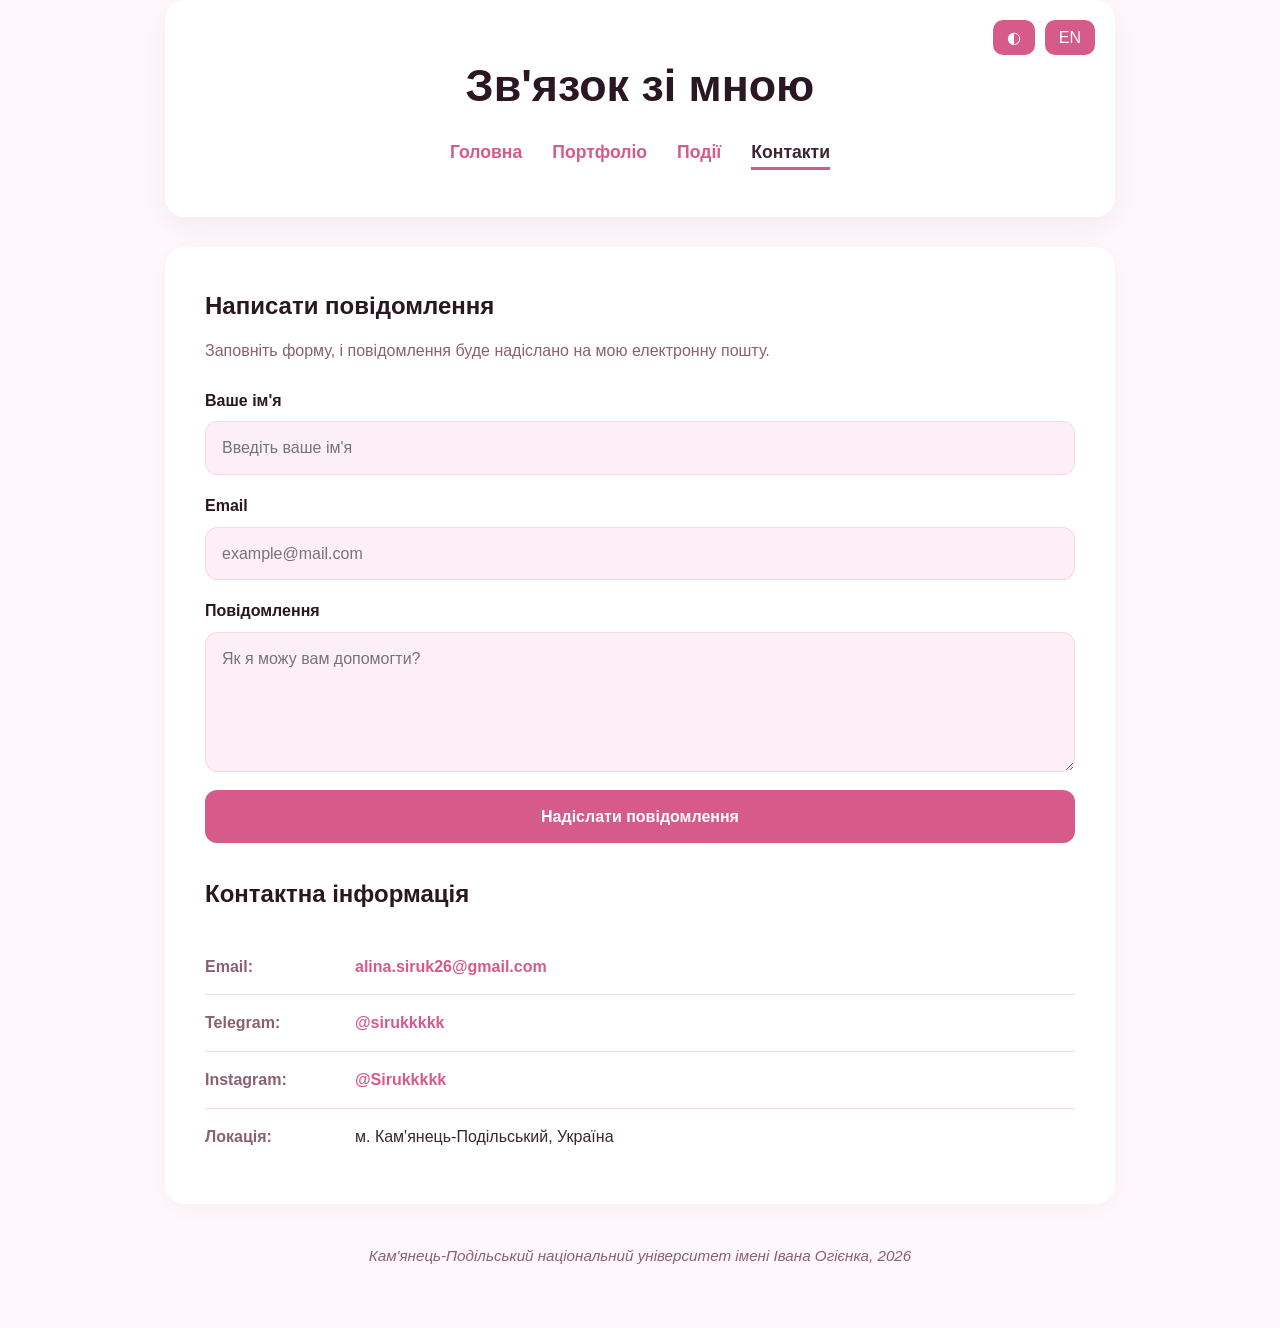
<file: contacts.html>
<!DOCTYPE html>
<html lang="uk">
<head>
    <meta charset="UTF-8">
    <meta name="viewport" content="width=device-width, initial-scale=1.0">
    <title>Контакти - Сірук Аліна</title>
    <meta name="description" content="Контактна інформація Сірук Аліни: email, Telegram та місце навчання для зв'язку щодо навчальних і вебпроєктів.">
    <meta property="og:type" content="website">
    <meta property="og:locale" content="uk_UA">
    <meta property="og:site_name" content="Сірук Аліна">
    <meta property="og:title" content="Контакти - Сірук Аліна">
    <meta property="og:description" content="Контактна інформація Сірук Аліни: email, Telegram та місце навчання для зв'язку щодо навчальних і вебпроєктів.">
    <meta property="og:image" content="alina.jpg">
    <meta property="og:image:type" content="image/jpeg">
    <meta property="og:image:width" content="1063">
    <meta property="og:image:height" content="1280">
    <meta property="og:image:alt" content="Фото Сірук Аліни">
    <meta name="twitter:card" content="summary_large_image">
    <meta name="twitter:title" content="Контакти - Сірук Аліна">
    <meta name="twitter:description" content="Контактна інформація Сірук Аліни: email, Telegram та місце навчання для зв'язку щодо навчальних і вебпроєктів.">
    <meta name="twitter:image" content="alina.jpg">
    <meta name="twitter:image:alt" content="Фото Сірук Аліни">
    <style>
        body { 
            font-family: 'Inter', -apple-system, BlinkMacSystemFont, "Segoe UI", Roboto, sans-serif; 
            line-height: 1.6; 
            color: var(--text-color, #3b2631); 
            max-width: 950px; 
            margin: 0 auto; 
            padding: 0 20px 20px; 
            background-color: var(--bg-color, #fff7fb); 
            transition: background-color 0.3s, color 0.3s;
        }
        header { 
            position: sticky;
            top: 0;
            z-index: 1000;
            background: var(--card-bg, #fff); 
            padding: 50px 35px 35px; 
            border-radius: 20px; 
            box-shadow: 0 10px 30px rgba(0,0,0,0.05); 
            margin-bottom: 30px; 
            text-align: center; 
        }
        .controls {
            position: absolute;
            top: 20px;
            right: 20px;
            display: flex;
            gap: 10px;
        }
        .btn {
            background-color: var(--accent-color, #d65a8a);
            border: none;
            color: white;
            padding: 8px 14px;
            border-radius: 10px;
            cursor: pointer;
            font-size: 1rem;
            transition: transform 0.2s ease, background-color 0.2s ease;
        }
        .btn:hover { transform: translateY(-1px); background-color: var(--accent-hover, #bf4776); }
        header h1 { 
            margin: 0 0 15px 0; 
            color: var(--title-color, #2a1721); 
            font-size: 2.8rem; 
            font-weight: 800; 
            transition: color 0.5s ease, letter-spacing 0.5s ease;
        }
        nav ul { list-style: none; padding: 0; display: flex; justify-content: center; gap: 30px; }
        nav a { text-decoration: none; color: var(--accent-color, #d65a8a); font-weight: 600; font-size: 1.1rem; transition: 0.3s; }
        nav a:hover { color: var(--accent-hover, #bf4776); }
        nav a[aria-current="page"] { color: var(--text-color, #3b2631); border-bottom: 3px solid var(--accent-color, #d65a8a); padding-bottom: 5px; }

        .controls {
            display: flex;
            justify-content: center;
            gap: 10px;
            margin-bottom: 20px;
        }
        .btn {
            background-color: var(--accent-color, #d65a8a);
            border: none;
            color: white;
            padding: 8px 14px;
            border-radius: 10px;
            cursor: pointer;
            font-size: 1rem;
            transition: transform 0.2s ease, background-color 0.2s ease;
        }
        .btn:hover { transform: translateY(-1px); background-color: var(--accent-hover, #bf4776); }
        
        main { 
            background: var(--card-bg, #fff); 
            padding: 40px; 
            border-radius: 20px; 
            box-shadow: 0 5px 20px rgba(0,0,0,0.03); 
        }
        h2 { color: var(--title-color, #2a1721); margin-top: 0; margin-bottom: 25px; font-weight: 700; }
        .contact-form {
            display: grid;
            gap: 18px;
            margin-bottom: 32px;
        }
        .form-field {
            display: grid;
            gap: 8px;
        }
        .form-field label {
            color: var(--title-color, #2a1721);
            font-weight: 700;
        }
        .form-field input,
        .form-field textarea {
            width: 100%;
            box-sizing: border-box;
            border: 1px solid var(--item-hover, #f8d7e8);
            border-radius: 12px;
            background: var(--item-bg, #fdeff6);
            color: var(--text-color, #3b2631);
            font: inherit;
            padding: 13px 16px;
            outline: none;
            transition: border-color 0.3s ease, box-shadow 0.3s ease;
        }
        .form-field textarea {
            min-height: 140px;
            resize: vertical;
        }
        .form-field input:focus,
        .form-field textarea:focus {
            border-color: var(--accent-color, #d65a8a);
            box-shadow: 0 0 0 4px rgba(214, 90, 138, 0.14);
        }
        .submit-button {
            width: 100%;
            border: none;
            border-radius: 12px;
            background: var(--accent-color, #d65a8a);
            color: #fff;
            cursor: pointer;
            font: inherit;
            font-weight: 700;
            padding: 14px 20px;
            transition: background-color 0.3s ease, transform 0.3s ease;
        }
        .submit-button:hover {
            background: var(--accent-hover, #bf4776);
            transform: translateY(-1px);
        }
        .contact-subtitle {
            color: var(--muted-color, #8b6072);
            margin: -12px 0 24px 0;
        }
        .contact-list { list-style: none; padding: 0; margin: 0; }
        .contact-item { 
            padding: 15px 0; 
            border-bottom: 1px solid var(--item-hover, #eee); 
            display: flex; 
            align-items: center; 
        }
        .contact-item:last-child { border-bottom: none; }
        .contact-label { font-weight: 700; width: 150px; color: var(--muted-color, #8b6072); }
        .contact-value { color: var(--text-color, #3b2631); }
        .contact-value a { color: var(--accent-color, #d65a8a); text-decoration: none; font-weight: 600; }
        .contact-value a:hover { text-decoration: underline; }
        .form-feedback {
            margin-top: 20px;
            padding: 16px 18px;
            border-radius: 14px;
            font-weight: 600;
            display: none;
        }
        .form-feedback.success {
            background: #dff3e0;
            color: #0f5f2f;
            border: 1px solid #9ad8a3;
        }
        .form-feedback.error {
            background: #ffe5e5;
            color: #7a1d1d;
            border: 1px solid #f19e9e;
        }
        footer { text-align: center; padding: 40px; color: var(--muted-color, #8b6072); font-size: 0.95rem; }

        @media (max-width: 760px) {
            body { padding: 0 15px 15px; }
            header { padding: 40px 18px 25px; }
            .controls { position: static; justify-content: flex-end; margin-bottom: 15px; top: auto; right: auto; }
            header h1 { font-size: 2.2rem; }
            nav ul { flex-wrap: wrap; gap: 12px; justify-content: center; }
            nav a { font-size: 1rem; }
            .btn { padding: 8px 12px; font-size: 0.95rem; }
            main { padding: 25px; }
            .contact-form { gap: 14px; }
            .form-field input, .form-field textarea { padding: 12px 14px; }
            .submit-button { padding: 12px 16px; }
            .contact-list { gap: 12px; }
            footer { padding: 25px 10px; }
        }
    </style>
</head>
<body>
    <header>
        <div class="controls">
            <button class="btn" id="theme-toggle" data-i18n-title="themeToggleTitle" title="Змінити тему">◐</button>
            <button class="btn" id="lang-toggle" data-i18n="langToggleLabel" data-i18n-title="langToggleTitle" title="Переключити мову">EN</button>
        </div>
        <h1 class="main-title" data-i18n="contactsPageTitle">Зв'язок зі мною</h1>
        <nav role="navigation">
            <ul>
                <li><a href="index.html" data-i18n="navHome">Головна</a></li>
                <li><a href="portfolio.html" data-i18n="navPortfolio">Портфоліо</a></li>
                <li><a href="events.html" data-i18n="navEvents">Події</a></li>
                <li><a href="contacts.html" aria-current="page" data-i18n="navContacts">Контакти</a></li>
            </ul>
        </nav>
    </header>
    <main>
        <h2 data-i18n="contactFormTitle">Написати повідомлення</h2>
        <p class="contact-subtitle" data-i18n="contactSubtitle">Заповніть форму, і повідомлення буде надіслано на мою електронну пошту.</p>
        <form id="contact-form" class="contact-form" action="https://formsubmit.co/alina.siruk26@gmail.com" method="POST" accept-charset="UTF-8">
            <input type="hidden" name="_subject" value="Нове повідомлення із сайту-портфоліо">
            <input type="hidden" name="_template" value="table">
            <input type="hidden" name="_captcha" value="false">
            <input type="text" name="_honey" style="display:none">

            <div class="form-field">
                <label for="contact-name" data-i18n="contactNameLabel">Ваше ім'я</label>
                <input id="contact-name" type="text" name="name" data-i18n-placeholder="contactNamePlaceholder" placeholder="Введіть ваше ім'я" required>
            </div>

            <div class="form-field">
                <label for="contact-email" data-i18n="contactEmailLabel">Email</label>
                <input id="contact-email" type="email" name="email" data-i18n-placeholder="contactEmailPlaceholder" placeholder="example@mail.com" required>
            </div>

            <div class="form-field">
                <label for="contact-message" data-i18n="contactMessageLabel">Повідомлення</label>
                <textarea id="contact-message" name="message" data-i18n-placeholder="contactMessagePlaceholder" placeholder="Як я можу вам допомогти?" required></textarea>
            </div>

            <button class="submit-button" type="submit" data-i18n="contactSubmit">Надіслати повідомлення</button>
        </form>
        <div id="form-feedback" class="form-feedback" aria-live="polite"></div>

        <h2 data-i18n="contactSectionTitle">Контактна інформація</h2>
        <ul class="contact-list">
            <li class="contact-item">
                <span class="contact-label" data-i18n="contactEmailLabelShort">Email:</span>
                <span class="contact-value"><a href="mailto:alina.siruk26@gmail.com">alina.siruk26@gmail.com</a></span>
            </li>
            <li class="contact-item">
                <span class="contact-label" data-i18n="contactTelegramLabel">Telegram:</span>
                <span class="contact-value"><a href="https://t.me/sirukkkkk" target="_blank">@sirukkkkk</a></span>
            </li>
            <li class="contact-item">
                <span class="contact-label" data-i18n="contactInstagramLabel">Instagram:</span>
                <span class="contact-value"><a href="https://instagram.com/Sirukkkkk" target="_blank">@Sirukkkkk</a></span>
            </li>
            <li class="contact-item">
                <span class="contact-label" data-i18n="contactLocationLabel">Локація:</span>
                <span class="contact-value" data-i18n="contactLocationValue">м. Кам'янець-Подільський, Україна</span>
            </li>
        </ul>
    </main>
    <footer>
        <address data-i18n="footerCredit">Кам'янець-Подільський національний університет імені Івана Огієнка, 2026</address>
    </footer>

    <script src="script.js"></script>
</body>
</html>
</file>
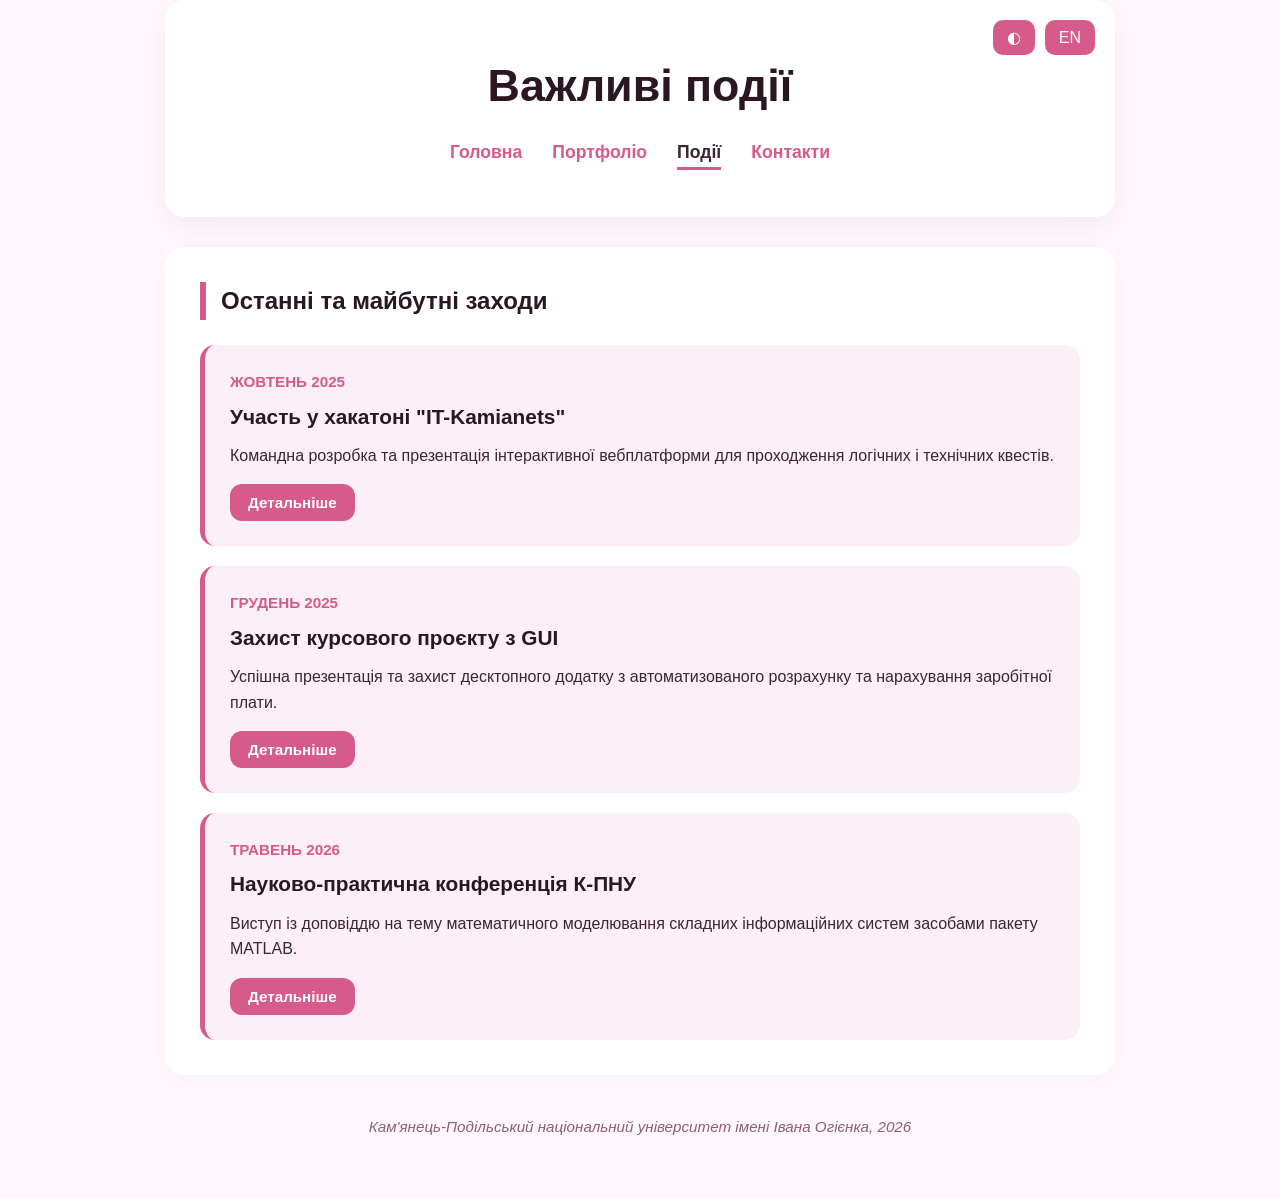
<file: events.html>
<!DOCTYPE html>
<html lang="uk">
<head>
    <meta charset="UTF-8">
    <meta name="viewport" content="width=device-width, initial-scale=1.0">
    <title>Події - Сірук Аліна</title>
    <meta name="description" content="Події та активності Сірук Аліни: участь у хакатонах, захист навчальних проєктів і науково-практичні конференції.">
    <meta property="og:type" content="website">
    <meta property="og:locale" content="uk_UA">
    <meta property="og:site_name" content="Сірук Аліна">
    <meta property="og:title" content="Події - Сірук Аліна">
    <meta property="og:description" content="Події та активності Сірук Аліни: участь у хакатонах, захист навчальних проєктів і науково-практичні конференції.">
    <meta property="og:image" content="alina.jpg">
    <meta property="og:image:type" content="image/jpeg">
    <meta property="og:image:width" content="1063">
    <meta property="og:image:height" content="1280">
    <meta property="og:image:alt" content="Фото Сірук Аліни">
    <meta name="twitter:card" content="summary_large_image">
    <meta name="twitter:title" content="Події - Сірук Аліна">
    <meta name="twitter:description" content="Події та активності Сірук Аліни: участь у хакатонах, захист навчальних проєктів і науково-практичні конференції.">
    <meta name="twitter:image" content="alina.jpg">
    <meta name="twitter:image:alt" content="Фото Сірук Аліни">
    <style>
        body { 
            font-family: 'Inter', -apple-system, BlinkMacSystemFont, "Segoe UI", Roboto, sans-serif; 
            line-height: 1.6; 
            color: var(--text-color, #3b2631); 
            max-width: 950px; 
            margin: 0 auto; 
            padding: 0 20px 20px; 
            background-color: var(--bg-color, #fff7fb); 
            transition: background-color 0.3s, color 0.3s;
        }
        header { 
            position: sticky;
            top: 0;
            z-index: 1000;
            background: var(--card-bg, #fff); 
            padding: 50px 35px 35px; 
            border-radius: 20px; 
            box-shadow: 0 10px 30px rgba(0,0,0,0.05); 
            margin-bottom: 30px; 
            text-align: center; 
        }
        .controls {
            position: absolute;
            top: 20px;
            right: 20px;
            display: flex;
            gap: 10px;
        }
        .btn {
            background-color: var(--accent-color, #d65a8a);
            border: none;
            color: white;
            padding: 8px 14px;
            border-radius: 10px;
            cursor: pointer;
            font-size: 1rem;
            transition: transform 0.2s ease, background-color 0.2s ease;
        }
        .btn:hover { transform: translateY(-1px); background-color: var(--accent-hover, #bf4776); }
        header h1 { 
            margin: 0 0 15px 0; 
            color: var(--title-color, #2a1721); 
            font-size: 2.8rem; 
            font-weight: 800; 
            transition: color 0.5s ease;
        }
        nav ul { list-style: none; padding: 0; display: flex; justify-content: center; gap: 30px; }
        nav a { text-decoration: none; color: var(--accent-color, #d65a8a); font-weight: 600; font-size: 1.1rem; transition: 0.3s; }
        nav a:hover { color: var(--accent-hover, #bf4776); }
        nav a[aria-current="page"] { color: var(--text-color, #3b2631); border-bottom: 3px solid var(--accent-color, #d65a8a); padding-bottom: 5px; }

        .controls {
            display: flex;
            justify-content: center;
            gap: 10px;
            margin-bottom: 20px;
        }
        .btn {
            background-color: var(--accent-color, #d65a8a);
            border: none;
            color: white;
            padding: 8px 14px;
            border-radius: 10px;
            cursor: pointer;
            font-size: 1rem;
            transition: transform 0.2s ease, background-color 0.2s ease;
        }
        .btn:hover { transform: translateY(-1px); background-color: var(--accent-hover, #bf4776); }
        
        main { display: grid; gap: 30px; }
        
        .events-section {
            background: var(--card-bg, #fff); 
            padding: 35px; 
            border-radius: 20px; 
            box-shadow: 0 5px 20px rgba(0,0,0,0.03); 
        }
        h2 { color: var(--title-color, #2a1721); margin-top: 0; margin-bottom: 25px; font-weight: 700; border-left: 6px solid var(--accent-color, #d65a8a); padding-left: 15px; }
        
        .events-list { display: grid; gap: 20px; }
        .event-card {
            background: var(--item-bg, #fdeff6);
            padding: 25px;
            border-radius: 15px;
            transition: 0.3s;
            border-left: 5px solid var(--accent-color, #d65a8a);
        }
        .event-card:hover { 
            background: var(--item-hover, #f8d7e8); 
            transform: translateY(-2px); 
        }
        .event-date {
            font-weight: 700;
            color: var(--accent-color, #d65a8a);
            font-size: 0.95rem;
            text-transform: uppercase;
            margin-bottom: 5px;
            display: block;
        }
        .event-title {
            font-size: 1.3rem;
            color: var(--title-color, #2a1721);
            margin: 0 0 10px 0;
            font-weight: 700;
        }
        .event-desc {
            margin: 0 0 16px 0;
            color: var(--text-color, #3b2631);
        }
        .details-btn {
            display: inline-flex;
            align-items: center;
            background: var(--accent-color, #d65a8a);
            color: #fff;
            border: none;
            padding: 10px 18px;
            border-radius: 12px;
            cursor: pointer;
            transition: background-color 0.2s ease, transform 0.2s ease;
            font-size: 0.95rem;
            font-weight: 700;
        }
        .details-btn:hover { background: var(--accent-hover, #bf4776); transform: translateY(-1px); }
        .event-details {
            margin-top: 18px;
            padding: 18px;
            border-radius: 14px;
            background: rgba(246, 225, 235, 0.55);
            color: var(--text-color, #3b2631);
            display: none;
            line-height: 1.7;
        }
        .event-details.open { display: block; }
        .event-details p { margin: 0 0 14px 0; }

        footer { text-align: center; padding: 40px; color: var(--muted-color, #8b6072); font-size: 0.95rem; }

        @media (max-width: 760px) {
            body { padding: 0 15px 15px; }
            header { padding: 40px 18px 25px; }
            .controls { position: static; justify-content: flex-end; margin-bottom: 15px; top: auto; right: auto; }
            header h1 { font-size: 2.2rem; }
            nav ul { flex-wrap: wrap; gap: 12px; justify-content: center; }
            nav a { font-size: 1rem; }
            .btn { padding: 8px 12px; font-size: 0.95rem; }
            main { gap: 20px; }
            .events-section { padding: 25px; }
            .event-card { padding: 20px; }
            footer { padding: 25px 10px; }
        }
    </style>
</head>
<body>
    <header>
        <div class="controls">
            <button class="btn" id="theme-toggle" data-i18n-title="themeToggleTitle" title="Змінити тему">◐</button>
            <button class="btn" id="lang-toggle" data-i18n="langToggleLabel" data-i18n-title="langToggleTitle" title="Переключити мову">EN</button>
        </div>
        <h1 class="main-title" data-i18n="eventsPageTitle">Важливі події</h1>
        <nav role="navigation">
            <ul>
                <li><a href="index.html" data-i18n="navHome">Головна</a></li>
                <li><a href="portfolio.html" data-i18n="navPortfolio">Портфоліо</a></li>
                <li><a href="events.html" aria-current="page" data-i18n="navEvents">Події</a></li>
                <li><a href="contacts.html" data-i18n="navContacts">Контакти</a></li>
            </ul>
        </nav>
    </header>
    <main>
        <section class="events-section">
            <h2 data-i18n="eventSectionHeading">Останні та майбутні заходи</h2>
            <div class="events-list">
                
                <div class="event-card">
                    <span class="event-date" data-i18n="eventDate1">Жовтень 2025</span>
                    <h3 class="event-title" data-i18n="eventTitle1">Участь у хакатоні "IT-Kamianets"</h3>
                    <p class="event-desc" data-i18n="eventDesc1">Командна розробка та презентація інтерактивної вебплатформи для проходження логічних і технічних квестів.</p>
                    <button type="button" class="details-btn" data-i18n="detailsBtn">Детальніше</button>
                    <div class="event-details" data-i18n="eventDetails1">
                        <p><strong>Детальніше:</strong></p>
                        <p>У рамках хакатону я працювала в команді над створенням інтерактивної вебплатформи для проходження логічних та технічних квестів.</p>
                        <p>Брала участь у проєктуванні інтерфейсу, розробці функціоналу та тестуванні системи.</p>
                        <p>Захід дозволив отримати практичний досвід командної роботи та розробки IT-проєктів у стислі терміни.</p>
                    </div>
                </div>
                
                <div class="event-card">
                    <span class="event-date" data-i18n="eventDate2">Грудень 2025</span>
                    <h3 class="event-title" data-i18n="eventTitle2">Захист курсового проєкту з GUI</h3>
                    <p class="event-desc" data-i18n="eventDesc2">Успішна презентація та захист десктопного додатку з автоматизованого розрахунку та нарахування заробітної плати.</p>
                    <button type="button" class="details-btn" data-i18n="detailsBtn">Детальніше</button>
                    <div class="event-details" data-i18n="eventDetails2">
                        <p><strong>Детальніше:</strong></p>
                        <p>Було розроблено десктопний додаток для автоматизації розрахунку заробітної плати з використанням сучасних підходів до створення графічних інтерфейсів користувача.</p>
                        <p>Під час захисту було продемонстровано функціональність програми, зручність інтерфейсу та коректність виконання розрахунків.</p>
                    </div>
                </div>
                
                <div class="event-card">
                    <span class="event-date" data-i18n="eventDate3">Травень 2026</span>
                    <h3 class="event-title" data-i18n="eventTitle3">Науково-практична конференція К-ПНУ</h3>
                    <p class="event-desc" data-i18n="eventDesc3">Виступ із доповіддю на тему математичного моделювання складних інформаційних систем засобами пакету MATLAB.</p>
                    <button type="button" class="details-btn" data-i18n="detailsBtn">Детальніше</button>
                    <div class="event-details" data-i18n="eventDetails3">
                        <p><strong>Детальніше:</strong></p>
                        <p>На конференції було представлено доповідь, присвячену математичному моделюванню складних інформаційних систем засобами MATLAB.</p>
                        <p>Під час виступу було розглянуто методи аналізу даних, побудову математичних моделей та результати проведених досліджень.</p>
                    </div>
                </div>
                
            </div>
        </section>
    </main>

    <footer>
        <address data-i18n="footerCredit">Кам'янець-Подільський національний університет імені Івана Огієнка, 2026</address>
    </footer>

    <script src="script.js"></script>
    <script>
        document.querySelectorAll('.details-btn').forEach(button => {
            button.addEventListener('click', () => {
                const details = button.nextElementSibling;
                if (!details) return;
                const open = details.classList.toggle('open');
                button.textContent = open ? getTranslation('detailsCloseBtn') || 'Hide' : getTranslation('detailsBtn') || 'More details';
            });
        });
    </script>
</body>
</html>
</file>
